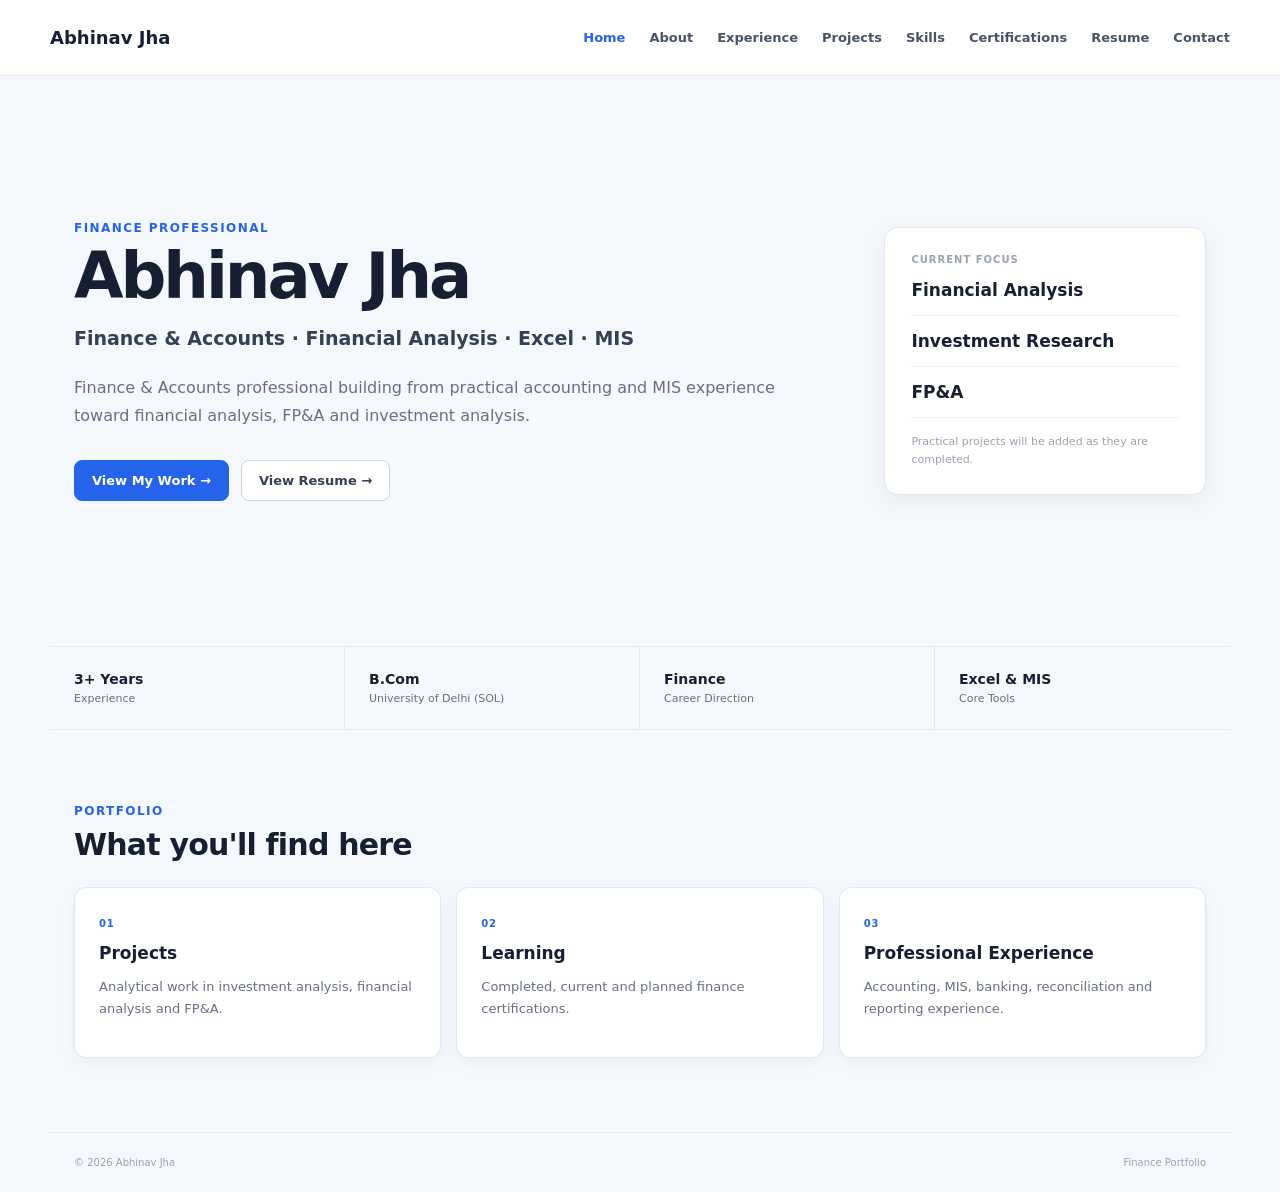
<file: index.html>
<!doctype html><html lang="en"><head><meta charset="utf-8"><meta name="viewport" content="width=device-width,initial-scale=1"><meta name="description" content="Abhinav Jha — Finance, financial analysis, Excel and MIS portfolio."><title>Abhinav Jha | Finance Portfolio</title><link rel="icon" href="favicon.svg"><link rel="stylesheet" href="style.css"></head><body><header class="topbar"><a class="brand" href="index.html">Abhinav Jha</a><button class="menu-toggle" aria-label="Menu">☰</button><nav class="nav"><a class="active" href="index.html">Home</a><a href="about.html">About</a><a href="experience.html">Experience</a><a href="projects.html">Projects</a><a href="skills.html">Skills</a><a href="certifications.html">Certifications</a><a href="resume.html">Resume</a><a href="contact.html">Contact</a></nav></header><main><section class="hero"><div><p class="eyebrow">FINANCE PROFESSIONAL</p><h1>Abhinav Jha</h1><h2>Finance &amp; Accounts · Financial Analysis · Excel · MIS</h2><p class="intro">Finance &amp; Accounts professional building from practical accounting and MIS experience toward financial analysis, FP&amp;A and investment analysis.</p><div class="hero-actions"><a class="btn primary" href="projects.html">View My Work →</a><a class="btn secondary" href="resume.html">View Resume →</a></div></div><div class="hero-panel"><span>CURRENT FOCUS</span><strong>Financial Analysis</strong><strong>Investment Research</strong><strong>FP&amp;A</strong><small>Practical projects will be added as they are completed.</small></div></section><section class="stats"><div><b>3+ Years</b><span>Experience</span></div><div><b>B.Com</b><span>University of Delhi (SOL)</span></div><div><b>Finance</b><span>Career Direction</span></div><div><b>Excel &amp; MIS</b><span>Core Tools</span></div></section><section class="section"><div class="section-heading"><div><p class="eyebrow">PORTFOLIO</p><h2>What you'll find here</h2></div></div><div class="card-grid three"><a class="feature-card" href="projects.html"><span>01</span><h3>Projects</h3><p>Analytical work in investment analysis, financial analysis and FP&amp;A.</p></a><a class="feature-card" href="certifications.html"><span>02</span><h3>Learning</h3><p>Completed, current and planned finance certifications.</p></a><a class="feature-card" href="experience.html"><span>03</span><h3>Professional Experience</h3><p>Accounting, MIS, banking, reconciliation and reporting experience.</p></a></div></section></main><footer><span>© 2026 Abhinav Jha</span><span>Finance Portfolio</span></footer><script src="script.js"></script></body></html>
</file>
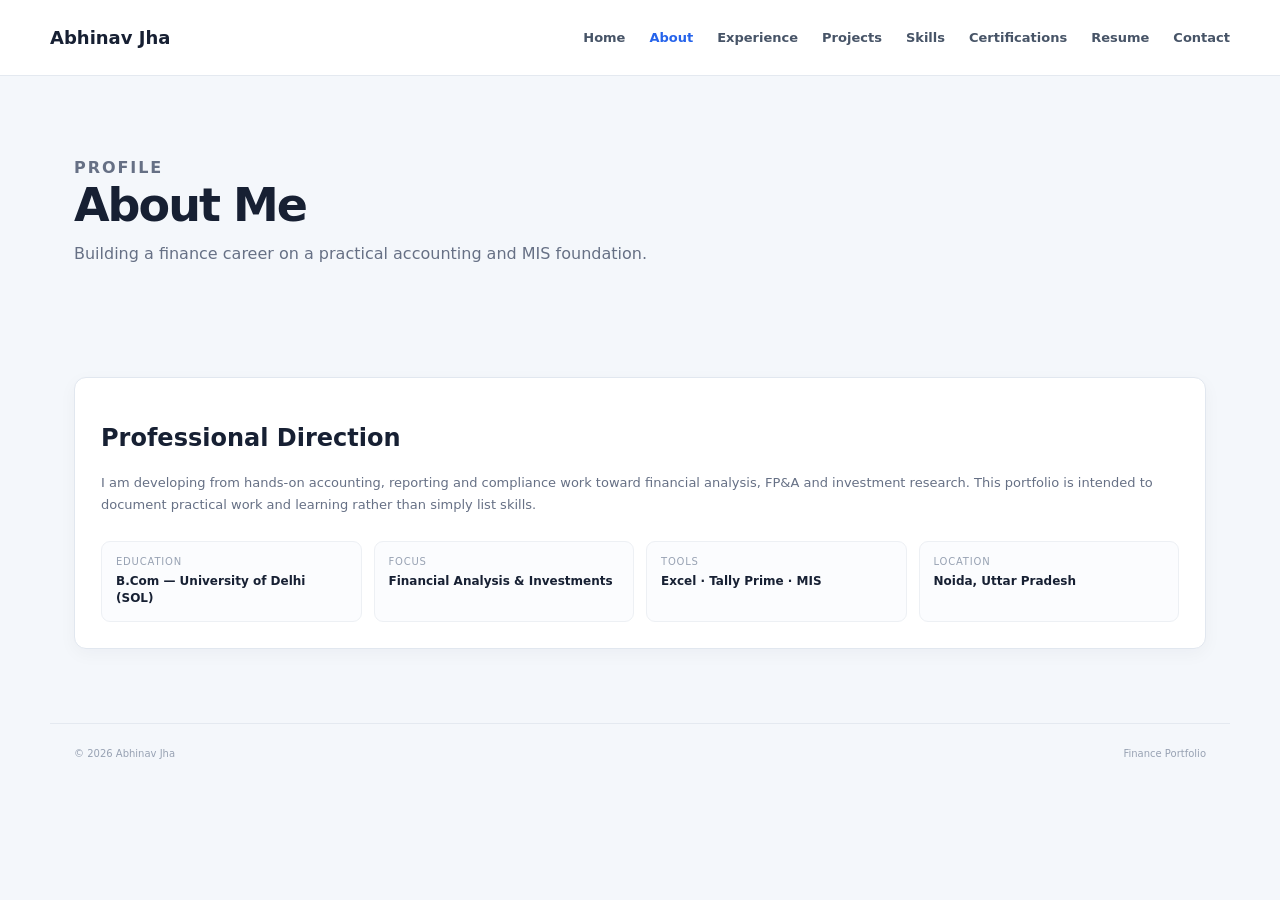
<file: about.html>
<!doctype html><html lang="en"><head><meta charset="utf-8"><meta name="viewport" content="width=device-width,initial-scale=1"><title>About | Abhinav Jha</title><link rel="icon" href="favicon.svg"><link rel="stylesheet" href="style.css"></head><body><header class="topbar"><a class="brand" href="index.html">Abhinav Jha</a><button class="menu-toggle">☰</button><nav class="nav"><a href="index.html">Home</a><a class="active" href="about.html">About</a><a href="experience.html">Experience</a><a href="projects.html">Projects</a><a href="skills.html">Skills</a><a href="certifications.html">Certifications</a><a href="resume.html">Resume</a><a href="contact.html">Contact</a></nav></header><main><section class="page-hero"><p class="eyebrow">PROFILE</p><h1>About Me</h1><p>Building a finance career on a practical accounting and MIS foundation.</p></section><section class="section"><div class="content-card"><h2>Professional Direction</h2><p>I am developing from hands-on accounting, reporting and compliance work toward financial analysis, FP&amp;A and investment research. This portfolio is intended to document practical work and learning rather than simply list skills.</p><div class="mini-grid"><div><span>Education</span><strong>B.Com — University of Delhi (SOL)</strong></div><div><span>Focus</span><strong>Financial Analysis &amp; Investments</strong></div><div><span>Tools</span><strong>Excel · Tally Prime · MIS</strong></div><div><span>Location</span><strong>Noida, Uttar Pradesh</strong></div></div></div></section></main><footer><span>© 2026 Abhinav Jha</span><span>Finance Portfolio</span></footer><script src="script.js"></script></body></html>
</file>
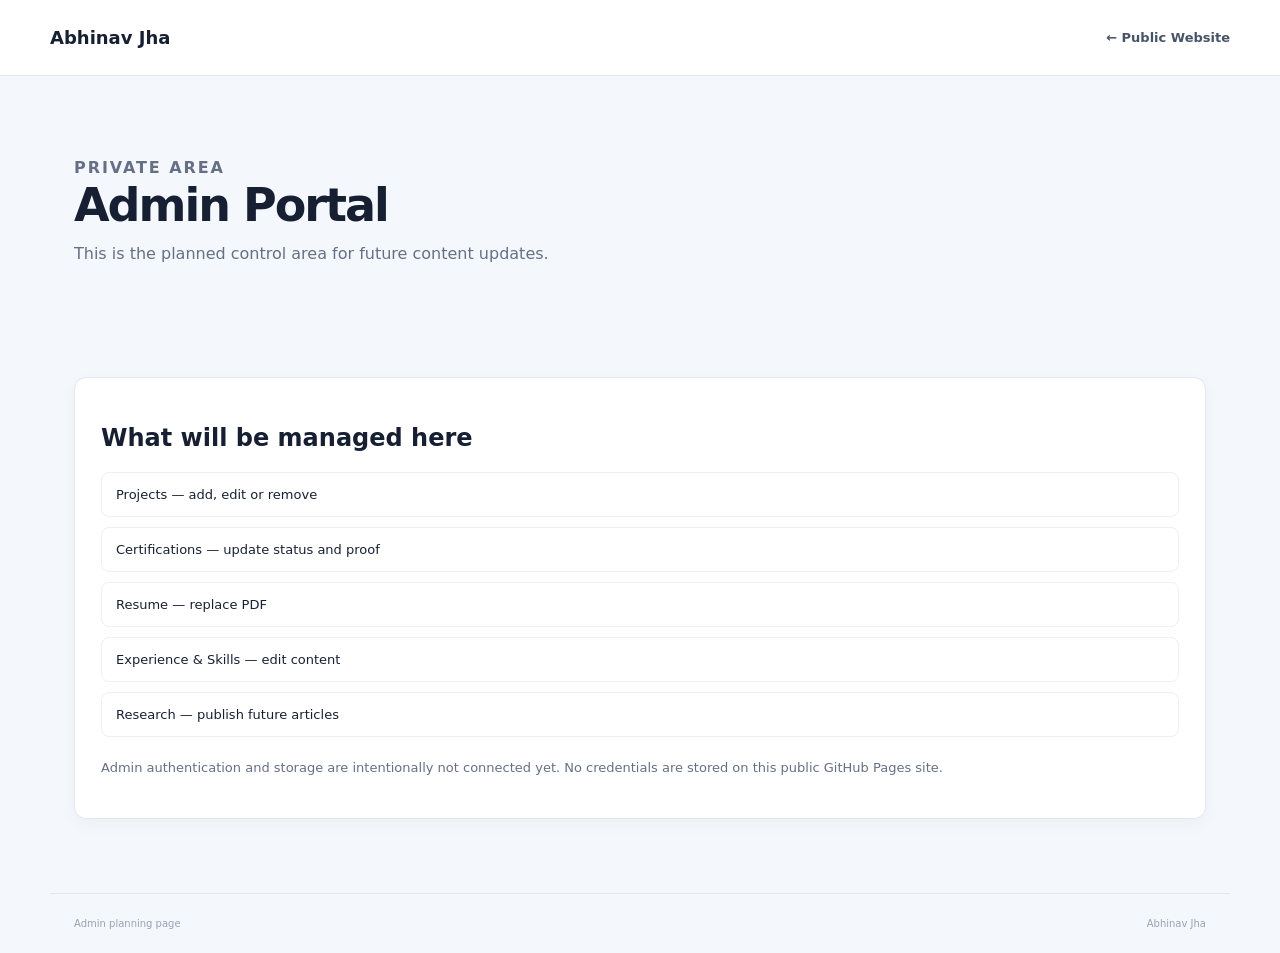
<file: admin.html>
<!doctype html><html lang="en"><head><meta charset="utf-8"><meta name="viewport" content="width=device-width,initial-scale=1"><title>Admin | Abhinav Jha</title><link rel="icon" href="favicon.svg"><link rel="stylesheet" href="style.css"></head><body><header class="topbar"><a class="brand" href="index.html">Abhinav Jha</a><nav class="nav"><a href="index.html">← Public Website</a></nav></header><main><section class="page-hero"><p class="eyebrow">PRIVATE AREA</p><h1>Admin Portal</h1><p>This is the planned control area for future content updates.</p></section><section class="section"><div class="content-card"><h2>What will be managed here</h2><div class="admin-list"><div>Projects — add, edit or remove</div><div>Certifications — update status and proof</div><div>Resume — replace PDF</div><div>Experience &amp; Skills — edit content</div><div>Research — publish future articles</div></div><p class="small-note">Admin authentication and storage are intentionally not connected yet. No credentials are stored on this public GitHub Pages site.</p></div></section></main><footer><span>Admin planning page</span><span>Abhinav Jha</span></footer></body></html>
</file>
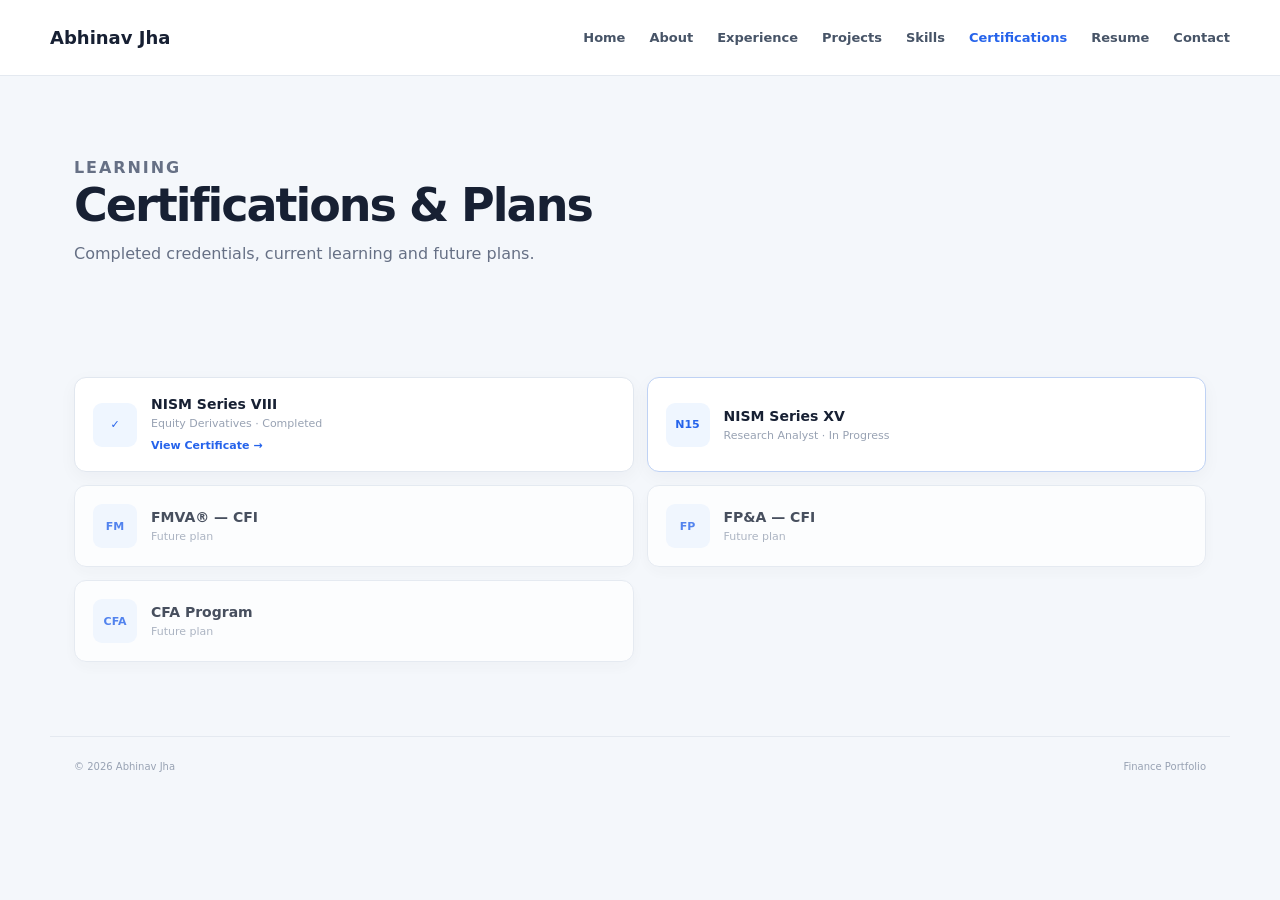
<file: certifications.html>
<!doctype html><html lang="en"><head><meta charset="utf-8"><meta name="viewport" content="width=device-width,initial-scale=1"><title>Certifications | Abhinav Jha</title><link rel="icon" href="favicon.svg"><link rel="stylesheet" href="style.css"></head><body><header class="topbar"><a class="brand" href="index.html">Abhinav Jha</a><button class="menu-toggle">☰</button><nav class="nav"><a href="index.html">Home</a><a href="about.html">About</a><a href="experience.html">Experience</a><a href="projects.html">Projects</a><a href="skills.html">Skills</a><a class="active" href="certifications.html">Certifications</a><a href="resume.html">Resume</a><a href="contact.html">Contact</a></nav></header><main><section class="page-hero"><p class="eyebrow">LEARNING</p><h1>Certifications &amp; Plans</h1><p>Completed credentials, current learning and future plans.</p></section><section class="section"><div class="cert-grid"><article class="cert-card"><span class="cert-badge done">✓</span><div><h2>NISM Series VIII</h2><p>Equity Derivatives · Completed</p><a class="cert-link" href="assets/NISM-Series-VIII-Equity-Derivatives-Certificate.pdf" target="_blank">View Certificate →</a></div></article><article class="cert-card current"><span class="cert-badge">N15</span><div><h2>NISM Series XV</h2><p>Research Analyst · In Progress</p></div></article><article class="cert-card future"><span class="cert-badge">FM</span><div><h2>FMVA® — CFI</h2><p>Future plan</p></div></article><article class="cert-card future"><span class="cert-badge">FP</span><div><h2>FP&amp;A — CFI</h2><p>Future plan</p></div></article><article class="cert-card future"><span class="cert-badge">CFA</span><div><h2>CFA Program</h2><p>Future plan</p></div></article></div></section></main><footer><span>© 2026 Abhinav Jha</span><span>Finance Portfolio</span></footer><script src="script.js"></script></body></html>
</file>
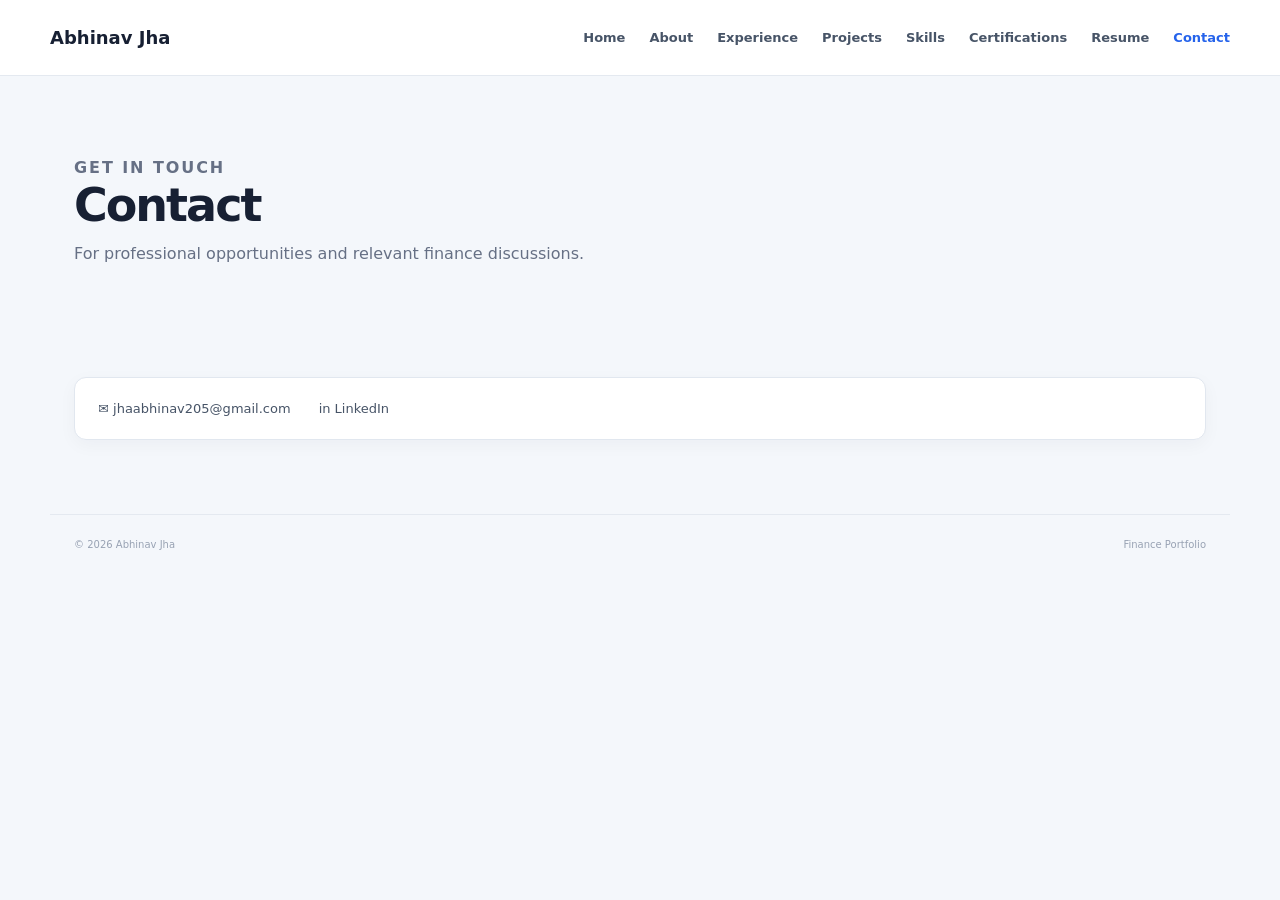
<file: contact.html>
<!doctype html><html lang="en"><head><meta charset="utf-8"><meta name="viewport" content="width=device-width,initial-scale=1"><title>Contact | Abhinav Jha</title><link rel="icon" href="favicon.svg"><link rel="stylesheet" href="style.css"></head><body><header class="topbar"><a class="brand" href="index.html">Abhinav Jha</a><button class="menu-toggle">☰</button><nav class="nav"><a href="index.html">Home</a><a href="about.html">About</a><a href="experience.html">Experience</a><a href="projects.html">Projects</a><a href="skills.html">Skills</a><a href="certifications.html">Certifications</a><a href="resume.html">Resume</a><a class="active" href="contact.html">Contact</a></nav></header><main><section class="page-hero"><p class="eyebrow">GET IN TOUCH</p><h1>Contact</h1><p>For professional opportunities and relevant finance discussions.</p></section><section class="section"><div class="contact-card"><a href="mailto:jhaabhinav205@gmail.com">✉ jhaabhinav205@gmail.com</a><a href="https://www.linkedin.com/in/abhinav-jha-289772347" target="_blank" rel="noopener">in LinkedIn</a></div></section></main><footer><span>© 2026 Abhinav Jha</span><span>Finance Portfolio</span></footer><script src="script.js"></script></body></html>
</file>
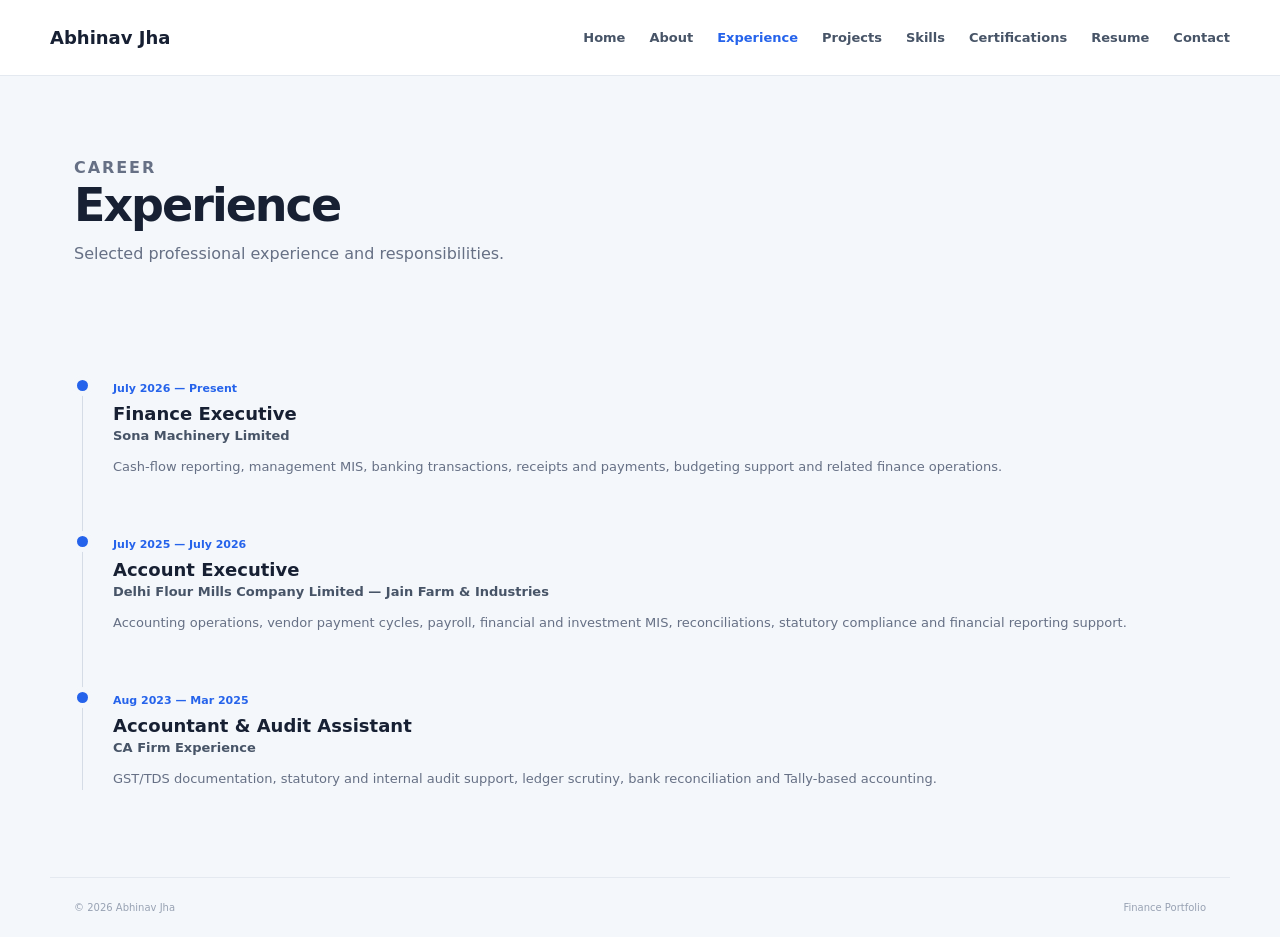
<file: experience.html>
<!doctype html><html lang="en"><head><meta charset="utf-8"><meta name="viewport" content="width=device-width,initial-scale=1"><title>Experience | Abhinav Jha</title><link rel="icon" href="favicon.svg"><link rel="stylesheet" href="style.css"></head><body><header class="topbar"><a class="brand" href="index.html">Abhinav Jha</a><button class="menu-toggle">☰</button><nav class="nav"><a href="index.html">Home</a><a href="about.html">About</a><a class="active" href="experience.html">Experience</a><a href="projects.html">Projects</a><a href="skills.html">Skills</a><a href="certifications.html">Certifications</a><a href="resume.html">Resume</a><a href="contact.html">Contact</a></nav></header><main><section class="page-hero"><p class="eyebrow">CAREER</p><h1>Experience</h1><p>Selected professional experience and responsibilities.</p></section><section class="section"><div class="timeline"><article class="timeline-item"><span class="timeline-dot"></span><span class="timeline-date">July 2026 — Present</span><h2>Finance Executive</h2><h3>Sona Machinery Limited</h3><p>Cash-flow reporting, management MIS, banking transactions, receipts and payments, budgeting support and related finance operations.</p></article><article class="timeline-item"><span class="timeline-dot"></span><span class="timeline-date">July 2025 — July 2026</span><h2>Account Executive</h2><h3>Delhi Flour Mills Company Limited — Jain Farm &amp; Industries</h3><p>Accounting operations, vendor payment cycles, payroll, financial and investment MIS, reconciliations, statutory compliance and financial reporting support.</p></article><article class="timeline-item"><span class="timeline-dot"></span><span class="timeline-date">Aug 2023 — Mar 2025</span><h2>Accountant &amp; Audit Assistant</h2><h3>CA Firm Experience</h3><p>GST/TDS documentation, statutory and internal audit support, ledger scrutiny, bank reconciliation and Tally-based accounting.</p></article></div></section></main><footer><span>© 2026 Abhinav Jha</span><span>Finance Portfolio</span></footer><script src="script.js"></script></body></html>
</file>
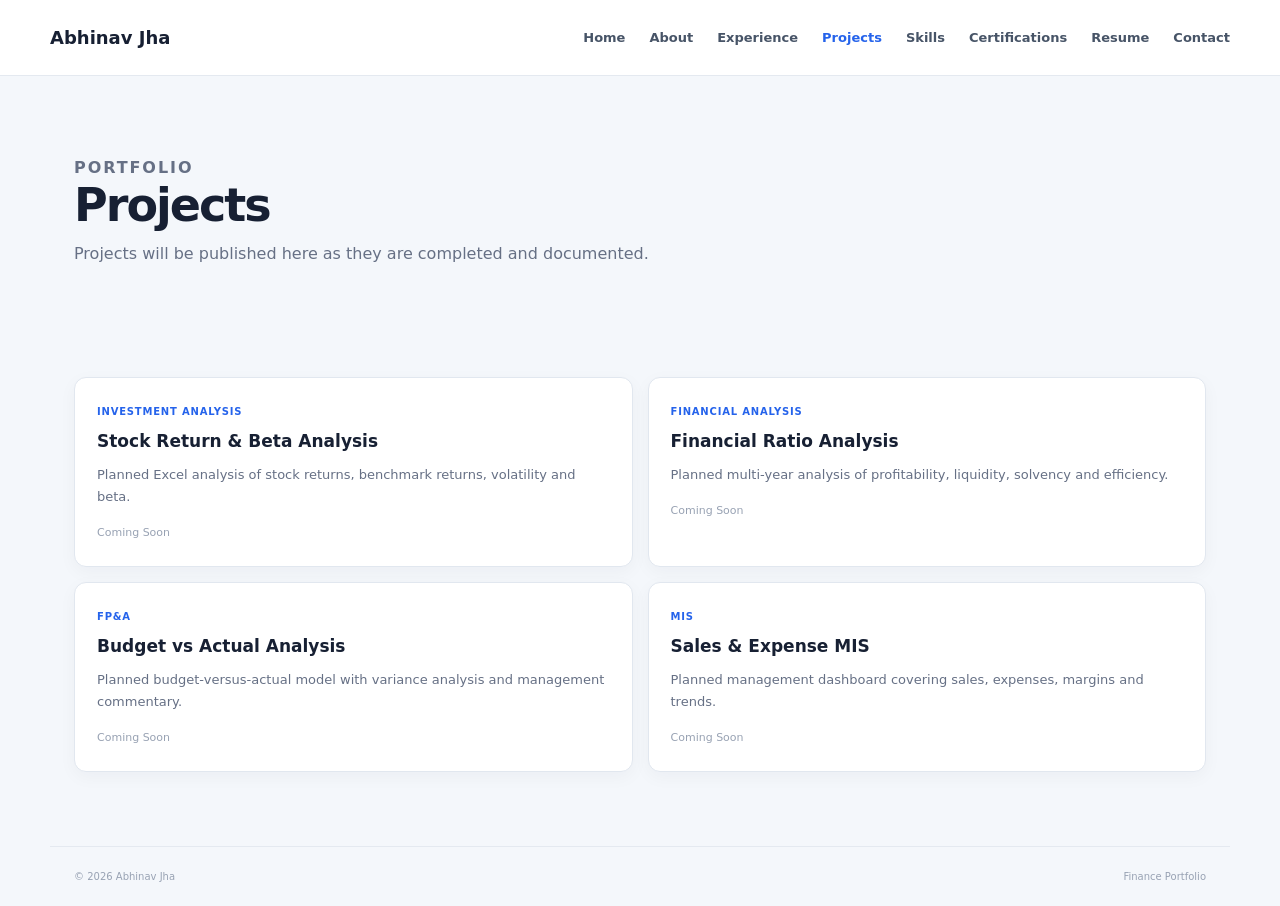
<file: projects.html>
<!doctype html><html lang="en"><head><meta charset="utf-8"><meta name="viewport" content="width=device-width,initial-scale=1"><title>Projects | Abhinav Jha</title><link rel="icon" href="favicon.svg"><link rel="stylesheet" href="style.css"></head><body><header class="topbar"><a class="brand" href="index.html">Abhinav Jha</a><button class="menu-toggle">☰</button><nav class="nav"><a href="index.html">Home</a><a href="about.html">About</a><a href="experience.html">Experience</a><a class="active" href="projects.html">Projects</a><a href="skills.html">Skills</a><a href="certifications.html">Certifications</a><a href="resume.html">Resume</a><a href="contact.html">Contact</a></nav></header><main><section class="page-hero"><p class="eyebrow">PORTFOLIO</p><h1>Projects</h1><p>Projects will be published here as they are completed and documented.</p></section><section class="section"><div class="card-grid two"><article class="project-card"><span class="tag">Investment Analysis</span><h2>Stock Return &amp; Beta Analysis</h2><p>Planned Excel analysis of stock returns, benchmark returns, volatility and beta.</p><span class="status">Coming Soon</span></article><article class="project-card"><span class="tag">Financial Analysis</span><h2>Financial Ratio Analysis</h2><p>Planned multi-year analysis of profitability, liquidity, solvency and efficiency.</p><span class="status">Coming Soon</span></article><article class="project-card"><span class="tag">FP&amp;A</span><h2>Budget vs Actual Analysis</h2><p>Planned budget-versus-actual model with variance analysis and management commentary.</p><span class="status">Coming Soon</span></article><article class="project-card"><span class="tag">MIS</span><h2>Sales &amp; Expense MIS</h2><p>Planned management dashboard covering sales, expenses, margins and trends.</p><span class="status">Coming Soon</span></article></div></section></main><footer><span>© 2026 Abhinav Jha</span><span>Finance Portfolio</span></footer><script src="script.js"></script></body></html>
</file>
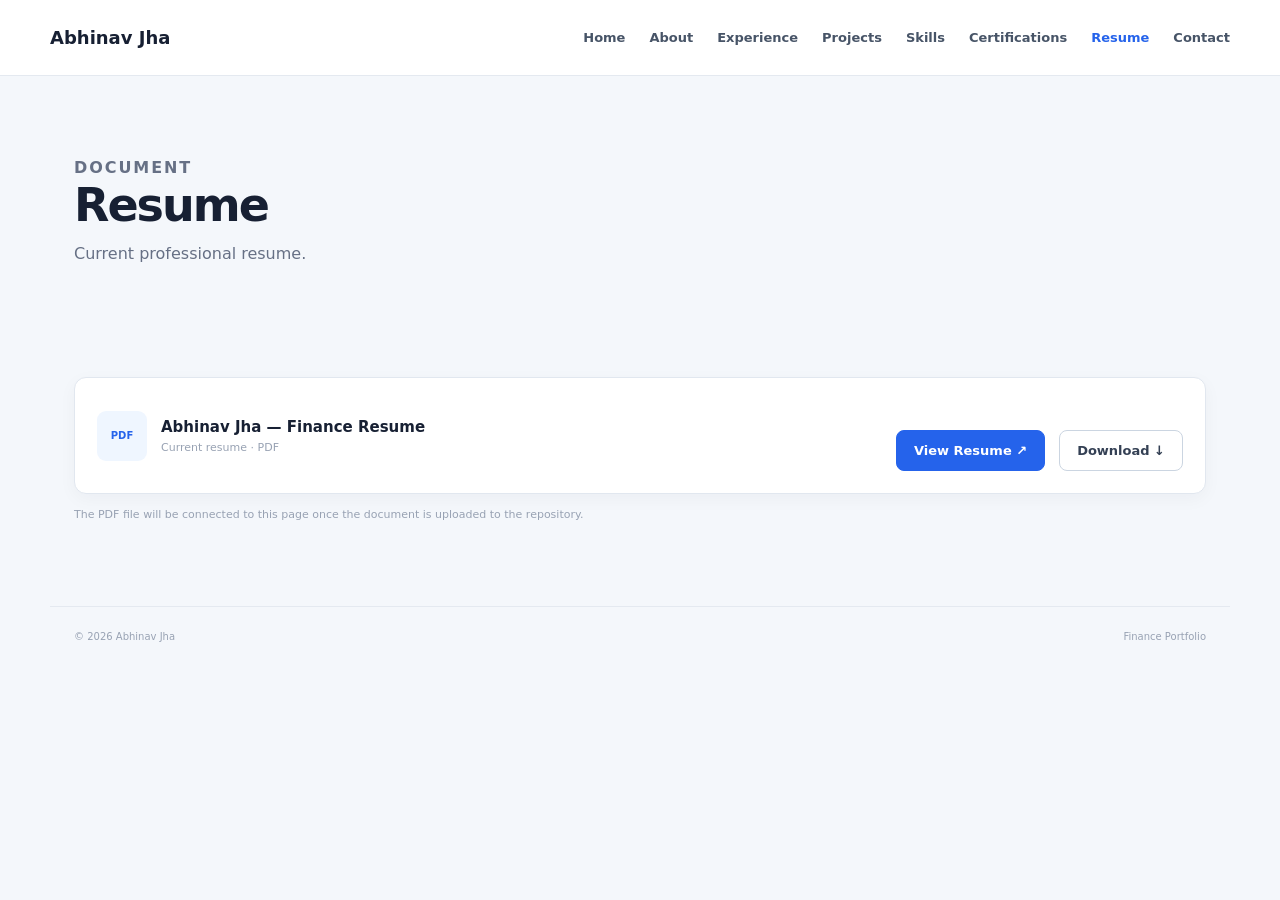
<file: resume.html>
<!doctype html><html lang="en"><head><meta charset="utf-8"><meta name="viewport" content="width=device-width,initial-scale=1"><title>Resume | Abhinav Jha</title><link rel="icon" href="favicon.svg"><link rel="stylesheet" href="style.css"></head><body><header class="topbar"><a class="brand" href="index.html">Abhinav Jha</a><button class="menu-toggle">☰</button><nav class="nav"><a href="index.html">Home</a><a href="about.html">About</a><a href="experience.html">Experience</a><a href="projects.html">Projects</a><a href="skills.html">Skills</a><a href="certifications.html">Certifications</a><a class="active" href="resume.html">Resume</a><a href="contact.html">Contact</a></nav></header><main><section class="page-hero"><p class="eyebrow">DOCUMENT</p><h1>Resume</h1><p>Current professional resume.</p></section><section class="section"><div class="resume-card"><div><div class="resume-icon">PDF</div><div><h2>Abhinav Jha — Finance Resume</h2><p>Current resume · PDF</p></div></div><div class="hero-actions"><a class="btn primary" href="assets/resume.pdf" target="_blank">View Resume ↗</a><a class="btn secondary" href="assets/resume.pdf" download>Download ↓</a></div></div><p class="small-note" style="margin-top:14px">The PDF file will be connected to this page once the document is uploaded to the repository.</p></section></main><footer><span>© 2026 Abhinav Jha</span><span>Finance Portfolio</span></footer><script src="script.js"></script></body></html>
</file>
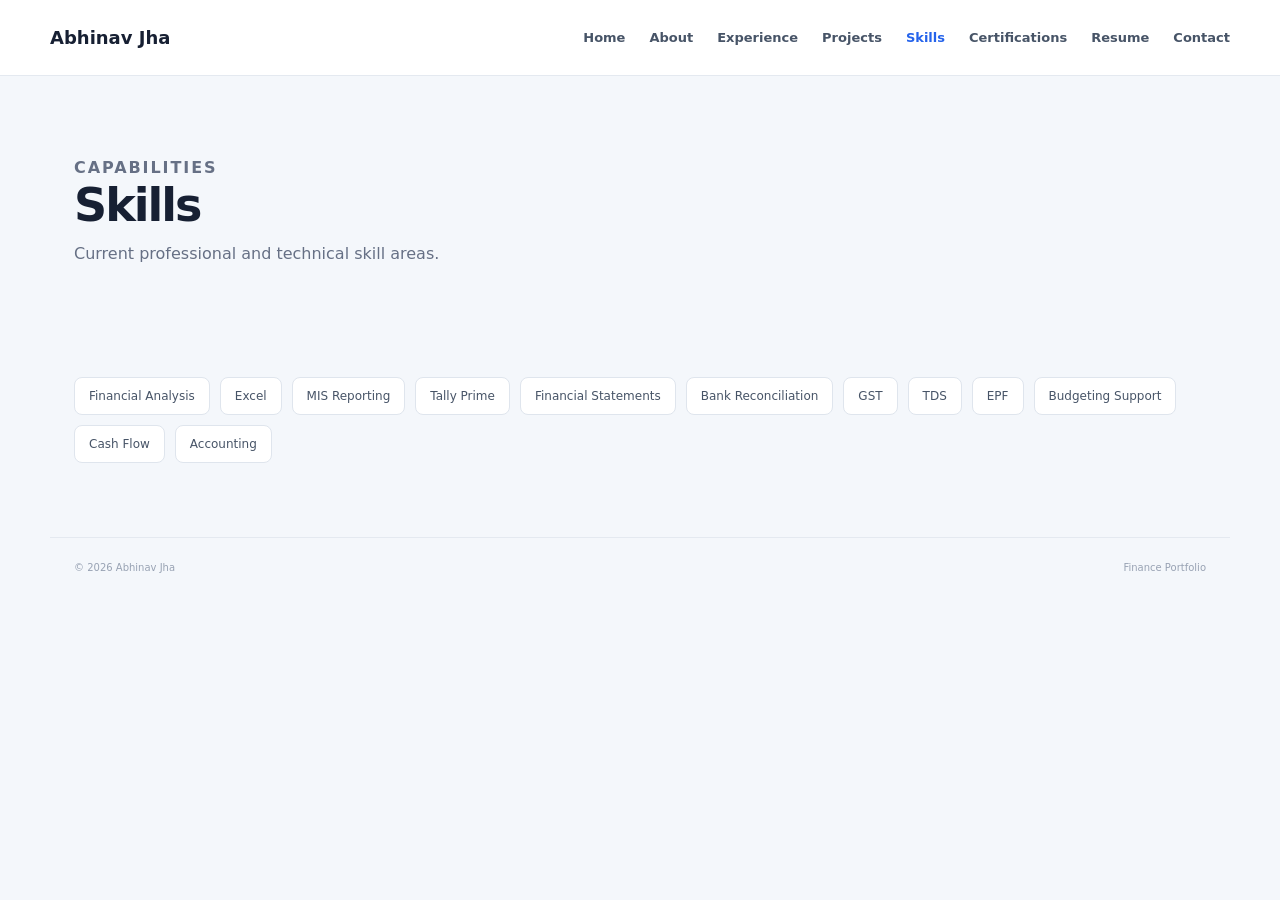
<file: skills.html>
<!doctype html><html lang="en"><head><meta charset="utf-8"><meta name="viewport" content="width=device-width,initial-scale=1"><title>Skills | Abhinav Jha</title><link rel="icon" href="favicon.svg"><link rel="stylesheet" href="style.css"></head><body><header class="topbar"><a class="brand" href="index.html">Abhinav Jha</a><button class="menu-toggle">☰</button><nav class="nav"><a href="index.html">Home</a><a href="about.html">About</a><a href="experience.html">Experience</a><a href="projects.html">Projects</a><a class="active" href="skills.html">Skills</a><a href="certifications.html">Certifications</a><a href="resume.html">Resume</a><a href="contact.html">Contact</a></nav></header><main><section class="page-hero"><p class="eyebrow">CAPABILITIES</p><h1>Skills</h1><p>Current professional and technical skill areas.</p></section><section class="section"><div class="skills-grid"><span>Financial Analysis</span><span>Excel</span><span>MIS Reporting</span><span>Tally Prime</span><span>Financial Statements</span><span>Bank Reconciliation</span><span>GST</span><span>TDS</span><span>EPF</span><span>Budgeting Support</span><span>Cash Flow</span><span>Accounting</span></div></section></main><footer><span>© 2026 Abhinav Jha</span><span>Finance Portfolio</span></footer><script src="script.js"></script></body></html>
</file>
<file: style.css>
*{box-sizing:border-box}body{margin:0;background:#f4f7fb;color:#172033;font-family:Inter,ui-sans-serif,system-ui,-apple-system,"Segoe UI",sans-serif}.topbar{position:sticky;top:0;z-index:50;height:76px;display:flex;align-items:center;padding:0 max(24px,calc((100vw - 1180px)/2));background:rgba(255,255,255,.97);backdrop-filter:blur(14px);border-bottom:1px solid #e4e9f0}.brand{font-weight:800;font-size:18px;color:#172033;text-decoration:none;margin-right:auto}.nav{display:flex;gap:24px}.nav a{font-size:13px;font-weight:650;color:#475467;text-decoration:none;padding:30px 0}.nav a:hover,.nav a.active{color:#2563eb}.menu-toggle{display:none;border:0;background:none;font-size:24px;color:#172033}.hero,.page-hero,.section{max-width:1180px;margin:auto}.hero{min-height:570px;padding:90px 24px;display:grid;grid-template-columns:1.4fr .6fr;gap:60px;align-items:center}.eyebrow{margin:0 0 9px;color:#2563eb;font-size:12px;font-weight:800;letter-spacing:.12em}.hero h1,.page-hero h1{font-size:64px;line-height:1;margin:0 0 16px;letter-spacing:-3px}.hero h2{font-size:19px;line-height:1.5;margin:0 0 22px;color:#344054}.intro,.page-hero p{font-size:16px;line-height:1.75;color:#667085;max-width:790px}.hero-actions{display:flex;gap:12px;margin-top:30px}.btn{display:inline-flex;align-items:center;gap:10px;border-radius:8px;padding:12px 17px;text-decoration:none;font-size:13px;font-weight:750}.primary{background:#2563eb;color:#fff;border:1px solid #2563eb}.secondary{background:#fff;color:#344054;border:1px solid #cbd5e1}.hero-panel{background:#fff;border:1px solid #e1e7ef;border-radius:14px;padding:26px;box-shadow:0 8px 24px rgba(15,23,42,.05)}.hero-panel span,.hero-panel strong,.hero-panel small{display:block}.hero-panel span{font-size:10px;font-weight:800;color:#98a2b3;letter-spacing:.1em}.hero-panel strong{font-size:17px;padding:15px 0;border-bottom:1px solid #edf0f4}.hero-panel small{font-size:11px;color:#98a2b3;line-height:1.6;padding-top:15px}.stats{max-width:1180px;margin:auto;display:grid;grid-template-columns:repeat(4,1fr);border-top:1px solid #e4e9f0;border-bottom:1px solid #e4e9f0}.stats div{padding:24px;border-right:1px solid #e4e9f0}.stats div:last-child{border-right:0}.stats b,.stats span{display:block}.stats b{font-size:14px}.stats span{margin-top:5px;color:#667085;font-size:11px}.section{padding:74px 24px}.page-hero{padding:78px 24px 35px}.page-hero h1{font-size:46px;letter-spacing:-2px;margin-bottom:12px}.page-hero p{margin:0}.section-heading{display:flex;justify-content:space-between;align-items:end;margin-bottom:25px}.section-heading h2{margin:0;font-size:30px;letter-spacing:-.8px}.card-grid{display:grid;gap:15px}.card-grid.three{grid-template-columns:repeat(3,1fr)}.card-grid.two{grid-template-columns:repeat(2,1fr)}.feature-card,.project-card,.cert-card,.content-card,.resume-card,.contact-card{background:#fff;border:1px solid #e1e7ef;border-radius:12px;box-shadow:0 5px 18px rgba(15,23,42,.04)}.feature-card{padding:24px;text-decoration:none;color:inherit}.feature-card span,.tag{font-size:10px;font-weight:800;color:#2563eb;letter-spacing:.08em;text-transform:uppercase}.feature-card h3,.project-card h2{font-size:17px;margin:12px 0 8px}.feature-card p,.project-card p,.content-card p,.timeline-item p{font-size:13px;line-height:1.7;color:#667085}.content-card{padding:26px}.mini-grid{display:grid;grid-template-columns:repeat(4,1fr);gap:12px;margin-top:25px}.mini-grid div{padding:14px;border:1px solid #edf0f4;border-radius:9px;background:#fbfcfe}.mini-grid span,.mini-grid strong{display:block}.mini-grid span{font-size:10px;color:#98a2b3;text-transform:uppercase;letter-spacing:.08em}.mini-grid strong{font-size:12px;margin-top:6px;line-height:1.4}.timeline{border-left:1px solid #d5dce6;margin-left:8px;padding-left:30px}.timeline-item{position:relative;padding-bottom:42px}.timeline-item:last-child{padding-bottom:0}.timeline-dot{position:absolute;left:-36px;top:3px;width:11px;height:11px;border-radius:50%;background:#2563eb;box-shadow:0 0 0 5px #f4f7fb}.timeline-date{font-size:11px;font-weight:800;color:#2563eb}.timeline-item h2{font-size:18px;margin:7px 0 4px}.timeline-item h3{font-size:13px;margin:0;color:#475467}.project-card{padding:22px;min-height:190px}.status,.small-note{font-size:11px;color:#98a2b3}.skills-grid{display:flex;flex-wrap:wrap;gap:10px}.skills-grid span{background:#fff;border:1px solid #dfe5ed;border-radius:8px;padding:11px 14px;font-size:12px;color:#475467}.cert-grid{display:grid;grid-template-columns:repeat(2,1fr);gap:13px}.cert-card{display:flex;gap:14px;align-items:center;padding:18px}.cert-badge{width:44px;height:44px;flex:none;display:grid;place-items:center;border-radius:9px;background:#eff6ff;color:#2563eb;font-size:11px;font-weight:800}.cert-card h2{font-size:14px;margin:0 0 5px}.cert-card p{font-size:11px;color:#98a2b3;margin:0}.cert-card.current{border-color:#bfd2f4}.cert-card.future{opacity:.78}.cert-link{display:inline-block;margin-top:9px;font-size:11px;font-weight:800;color:#2563eb;text-decoration:none}.resume-card{display:flex;justify-content:space-between;align-items:center;padding:22px}.resume-card>div{display:flex;align-items:center;gap:14px}.resume-icon{width:50px;height:50px;display:grid;place-items:center;background:#eff6ff;color:#2563eb;border-radius:9px;font-size:10px;font-weight:900}.resume-card h2{font-size:15px;margin:0 0 5px}.resume-card p{font-size:11px;color:#98a2b3;margin:0}.contact-card{padding:23px;display:flex;gap:28px;flex-wrap:wrap}.contact-card a{color:#475467;text-decoration:none;font-size:13px}.admin-list{display:grid;gap:10px;margin:20px 0}.admin-list div{padding:14px;border:1px solid #edf0f4;border-radius:8px;font-size:13px}footer{max-width:1180px;margin:auto;padding:24px;color:#98a2b3;font-size:10px;display:flex;justify-content:space-between;border-top:1px solid #e4e9f0}@media(max-width:900px){.hero{grid-template-columns:1fr}.card-grid.three{grid-template-columns:1fr 1fr}.mini-grid{grid-template-columns:1fr 1fr}}@media(max-width:700px){.topbar{padding:0 20px}.menu-toggle{display:block}.nav{display:none;position:absolute;top:76px;left:0;right:0;background:#fff;padding:10px 20px;flex-direction:column;gap:0;border-bottom:1px solid #e4e9f0}.nav.open{display:flex}.nav a{padding:12px 0}.hero,.section,.page-hero{padding-left:20px;padding-right:20px}.hero{padding-top:70px;padding-bottom:70px}.hero h1{font-size:44px}.page-hero h1{font-size:38px}.hero h2{font-size:16px}.intro,.page-hero p{font-size:14px}.hero-actions{flex-direction:column;align-items:stretch}.stats{grid-template-columns:repeat(2,1fr)}.stats div:nth-child(2){border-right:0}.stats div:nth-child(-n+2){border-bottom:1px solid #e4e9f0}.card-grid.three,.card-grid.two,.cert-grid,.mini-grid{grid-template-columns:1fr}.resume-card{align-items:flex-start;flex-direction:column;gap:18px}footer{padding:20px;flex-direction:column;gap:8px}}
</file>
